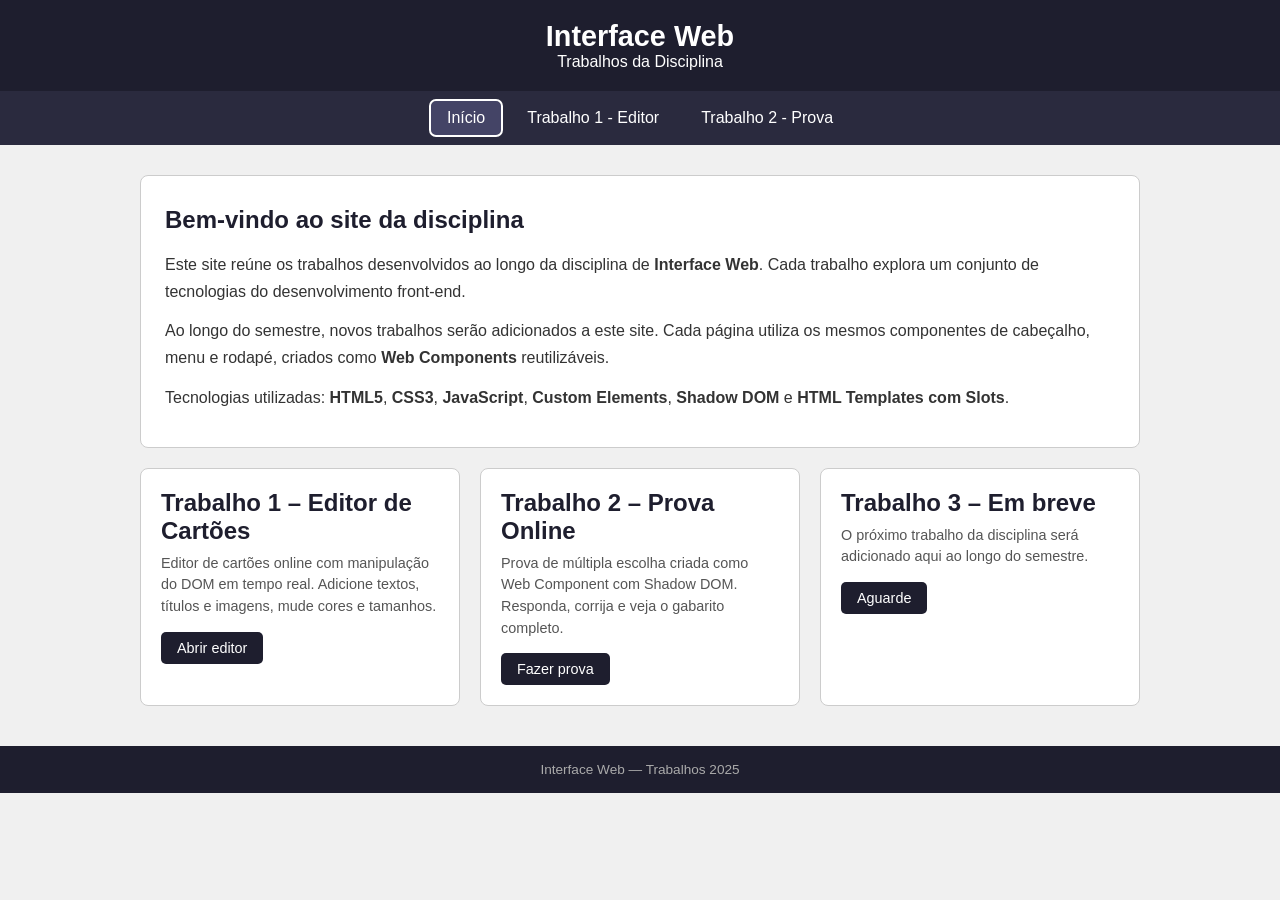
<file: index.html>
<!DOCTYPE html>
<html lang="pt-br">
<head>
    <meta charset="UTF-8">
    <meta name="viewport" content="width=device-width, initial-scale=1.0">
    <title>Interface Web - Trabalhos</title>
    <link rel="stylesheet" href="css/style.css">
</head>
<body>

    <site-header></site-header>
    <site-nav></site-nav>

    <main>
        <div class="container">

            <div class="sobre-texto">
                <h2>Bem-vindo ao site da disciplina</h2>
                <p>
                    Este site reúne os trabalhos desenvolvidos ao longo da disciplina de
                    <strong>Interface Web</strong>. Cada trabalho explora um conjunto de
                    tecnologias do desenvolvimento front-end.
                </p>
                <p>
                    Ao longo do semestre, novos trabalhos serão adicionados a este site.
                    Cada página utiliza os mesmos componentes de cabeçalho, menu e rodapé,
                    criados como <strong>Web Components</strong> reutilizáveis.
                </p>
                <p>
                    Tecnologias utilizadas: <strong>HTML5</strong>, <strong>CSS3</strong>,
                    <strong>JavaScript</strong>, <strong>Custom Elements</strong>,
                    <strong>Shadow DOM</strong> e <strong>HTML Templates com Slots</strong>.
                </p>
            </div>

            <div class="cards">

                <div class="card">
                    <h2>Trabalho 1 – Editor de Cartões</h2>
                    <p>
                        Editor de cartões online com manipulação do DOM em tempo real.
                        Adicione textos, títulos e imagens, mude cores e tamanhos.
                    </p>
                    <a href="editor.html">Abrir editor</a>
                </div>

                <div class="card">
                    <h2>Trabalho 2 – Prova Online</h2>
                    <p>
                        Prova de múltipla escolha criada como Web Component com Shadow DOM.
                        Responda, corrija e veja o gabarito completo.
                    </p>
                    <a href="prova.html">Fazer prova</a>
                </div>

                <div class="card">
                    <h2>Trabalho 3 – Em breve</h2>
                    <p>
                        O próximo trabalho da disciplina será adicionado aqui
                        ao longo do semestre.
                    </p>
                    <a href="index.html">Aguarde</a>
                </div>

            </div>

        </div>
    </main>

    <site-footer>Interface Web &mdash; Trabalhos 2025</site-footer>

    <script src="js/components.js"></script>

</body>
</html>
</file>
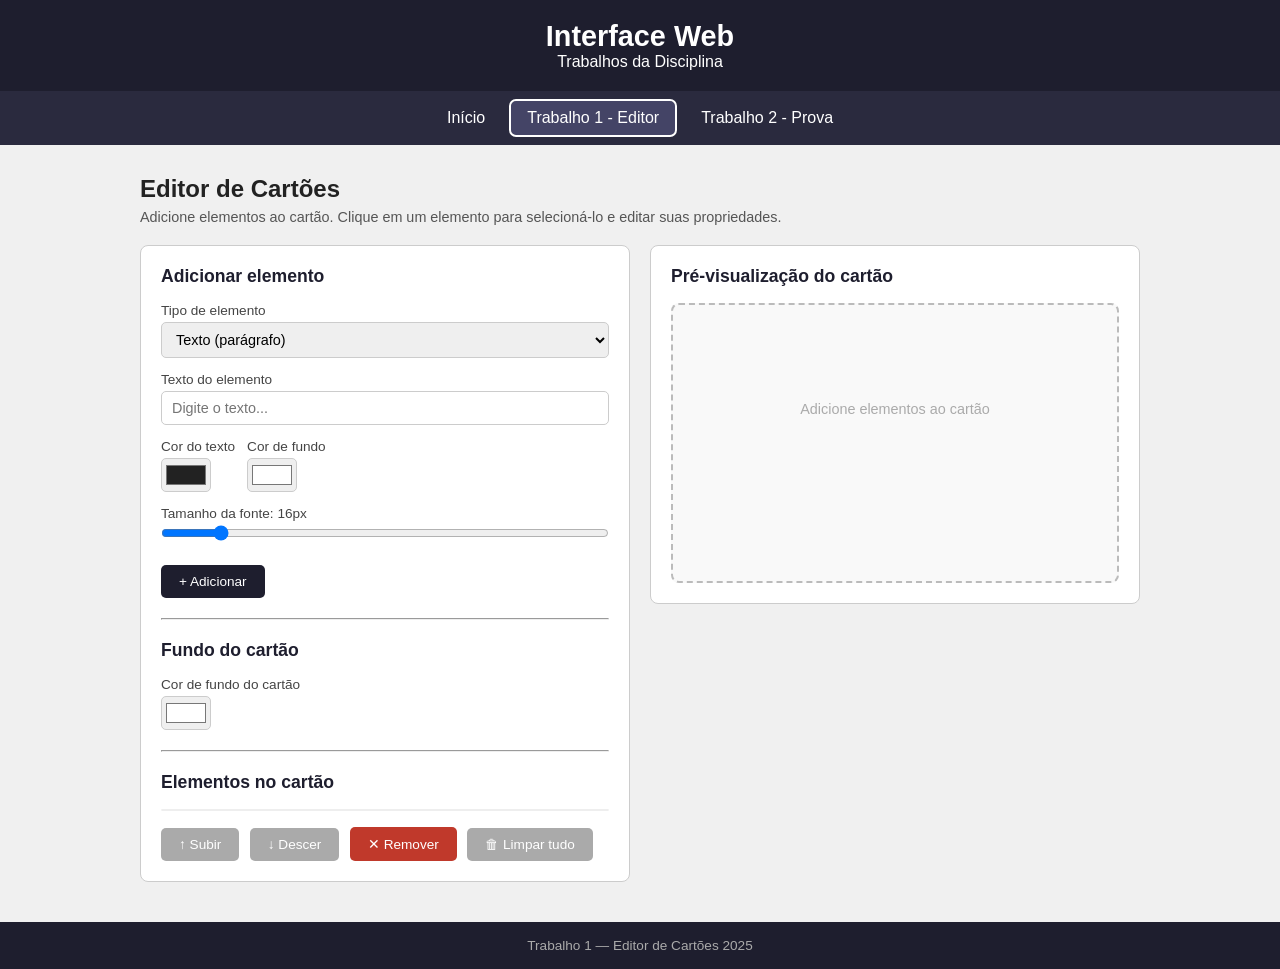
<file: editor.html>
<!DOCTYPE html>
<html lang="pt-br">
<head>
    <meta charset="UTF-8">
    <meta name="viewport" content="width=device-width, initial-scale=1.0">
    <title>Editor de Cartões - Interface Web</title>
    <link rel="stylesheet" href="css/style.css">
</head>
<body>

    <site-header></site-header>
    <site-nav></site-nav>

    <main>
        <div class="container">

            <h2 style="margin-bottom: 6px;">Editor de Cartões</h2>
            <p style="color:#555; font-size:0.9rem; margin-bottom: 20px;">
                Adicione elementos ao cartão. Clique em um elemento para selecioná-lo e editar suas propriedades.
            </p>

            <div class="editor-layout">

                <!-- PAINEL DE CONTROLES -->
                <div class="painel">
                    <h2>Adicionar elemento</h2>

                    <div class="form-grupo">
                        <label for="tipo">Tipo de elemento</label>
                        <select id="tipo">
                            <option value="p">Texto (parágrafo)</option>
                            <option value="h1">Título grande (H1)</option>
                            <option value="h2">Subtítulo (H2)</option>
                            <option value="img">Imagem (URL)</option>
                        </select>
                    </div>

                    <div class="form-grupo" id="grupo-texto">
                        <label for="texto">Texto do elemento</label>
                        <input type="text" id="texto" placeholder="Digite o texto..." maxlength="200">
                    </div>

                    <div class="form-grupo" id="grupo-img-url" style="display:none;">
                        <label for="img-url">URL da imagem</label>
                        <input type="url" id="img-url" placeholder="https://site.com/imagem.jpg">
                    </div>

                    <div class="linha">
                        <div class="form-grupo">
                            <label for="cor-texto">Cor do texto</label>
                            <input type="color" id="cor-texto" value="#222222" title="Cor do texto">
                        </div>
                        <div class="form-grupo">
                            <label for="bg-elemento">Cor de fundo</label>
                            <input type="color" id="bg-elemento" value="#ffffff" title="Cor de fundo do elemento">
                        </div>
                    </div>

                    <div class="form-grupo">
                        <label for="tamanho" id="label-tamanho">Tamanho da fonte: 16px</label>
                        <input type="range" id="tamanho" min="10" max="60" value="16" step="1">
                    </div>

                    <button id="btn-adicionar">+ Adicionar</button>

                    <hr style="margin: 20px 0; border-color: #eee;">

                    <h2>Fundo do cartão</h2>

                    <div class="form-grupo">
                        <label for="bg-cartao">Cor de fundo do cartão</label>
                        <input type="color" id="bg-cartao" value="#ffffff" title="Cor de fundo do cartão">
                    </div>

                    <hr style="margin: 20px 0; border-color: #eee;">

                    <h2>Elementos no cartão</h2>

                    <div id="lista-elementos"></div>

                    <div style="margin-top: 10px;">
                        <button id="btn-subir"   disabled>↑ Subir</button>
                        <button id="btn-descer"  disabled>↓ Descer</button>
                        <button id="btn-remover" class="vermelho" disabled>✕ Remover</button>
                        <button id="btn-limpar"  disabled>🗑 Limpar tudo</button>
                    </div>
                </div>

                <!-- CARTÃO DE PRÉ-VISUALIZAÇÃO -->
                <div class="painel">
                    <h2>Pré-visualização do cartão</h2>
                    <div id="cartao">
                        <p id="aviso-vazio" style="color:#aaa; text-align:center; margin-top:80px; font-size:0.9rem;">
                            Adicione elementos ao cartão
                        </p>
                    </div>
                </div>

            </div>

        </div>
    </main>

    <site-footer>Trabalho 1 &mdash; Editor de Cartões 2025</site-footer>

    <script src="js/components.js"></script>
    <script src="js/editor.js"></script>

</body>
</html>
</file>
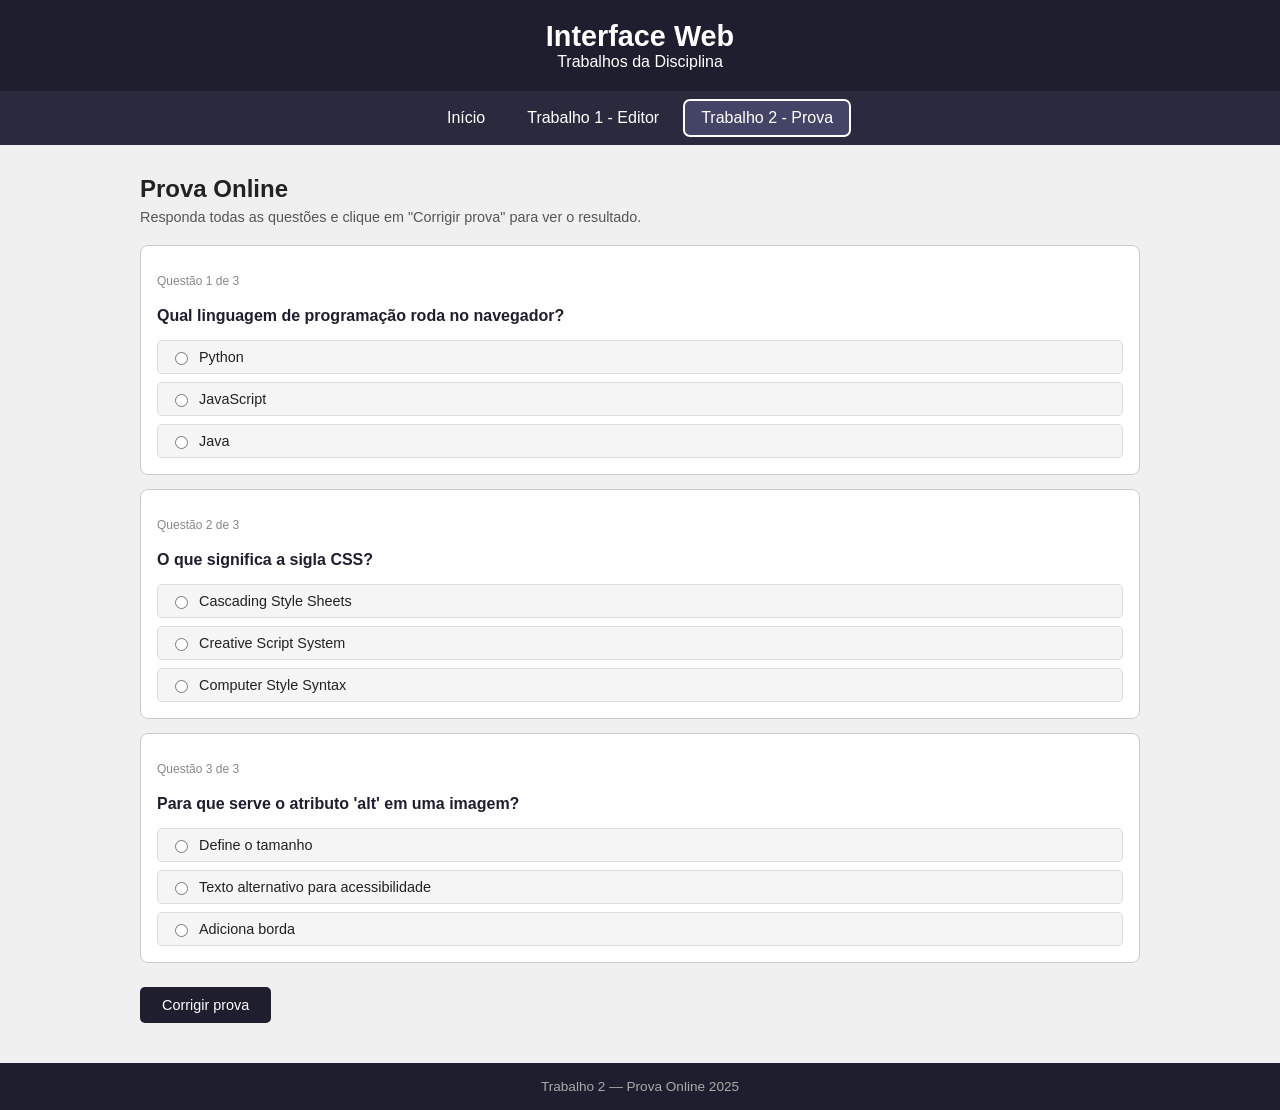
<file: prova.html>
<!DOCTYPE html>
<html lang="pt-br">
<head>
    <meta charset="UTF-8">
    <meta name="viewport" content="width=device-width, initial-scale=1.0">
    <title>Prova Online - Interface Web</title>
    <link rel="stylesheet" href="css/style.css">
</head>
<body>

    <site-header></site-header>
    <site-nav></site-nav>

    <main>
        <div class="container">

            <h2 style="margin-bottom: 6px;">Prova Online</h2>
            <p style="color:#555; font-size:0.9rem; margin-bottom: 20px;">
                Responda todas as questões e clique em "Corrigir prova" para ver o resultado.
            </p>

            <!-- Web Component da prova -->
            <my-prova></my-prova>

        </div>
    </main>

    <site-footer>Trabalho 2 &mdash; Prova Online 2025</site-footer>

    <script src="js/components.js"></script>
    <script src="js/questoes.js"></script>
    <script src="js/prova.js"></script>

</body>
</html>
</file>
<file: css/style.css>
* {
    margin: 0;
    padding: 0;
    box-sizing: border-box;
    font-family: Arial, sans-serif;
}

body {
    background: #f0f0f0;
    color: #222;
}

/* HEADER */
header {
    background: #1e1e2e;
    color: white;
    padding: 20px;
    text-align: center;
}

header h1 {
    font-size: 1.8rem;
}

/* NAV */
nav {
    background: #2a2a3e;
    display: flex;
    justify-content: center;
    gap: 10px;
    padding: 10px;
    flex-wrap: wrap;
}

nav a {
    color: white;
    text-decoration: none;
    padding: 8px 16px;
    border-radius: 5px;
}

nav a:hover {
    background: #444466;
}

/* FOOTER */
footer {
    background: #1e1e2e;
    color: #aaa;
    text-align: center;
    padding: 16px;
    margin-top: 40px;
    font-size: 0.85rem;
}

/* CONTAINER PRINCIPAL */
.container {
    width: 90%;
    max-width: 1000px;
    margin: 30px auto;
}

/* PÁGINA INICIAL - cards dos trabalhos */
.cards {
    display: flex;
    gap: 20px;
    flex-wrap: wrap;
    margin-top: 20px;
}

.card {
    background: white;
    border: 1px solid #ccc;
    border-radius: 8px;
    padding: 20px;
    flex: 1;
    min-width: 220px;
}

.card h2 {
    margin-bottom: 8px;
    color: #1e1e2e;
}

.card p {
    color: #555;
    margin-bottom: 14px;
    font-size: 0.9rem;
    line-height: 1.5;
}

.card a {
    display: inline-block;
    background: #1e1e2e;
    color: white;
    padding: 8px 16px;
    border-radius: 5px;
    text-decoration: none;
    font-size: 0.9rem;
}

.card a:hover {
    background: #444466;
}

/* SOBRE O SITE - texto explicativo */
.sobre-texto {
    background: white;
    border: 1px solid #ccc;
    border-radius: 8px;
    padding: 24px;
    margin-top: 20px;
    line-height: 1.7;
    color: #333;
}

.sobre-texto h2 {
    color: #1e1e2e;
    margin-bottom: 10px;
}

.sobre-texto p {
    margin-bottom: 12px;
}

/* EDITOR - layout lado a lado */
.editor-layout {
    display: flex;
    gap: 20px;
    flex-wrap: wrap;
    align-items: flex-start;
    margin-top: 20px;
}

.painel {
    background: white;
    border: 1px solid #ccc;
    border-radius: 8px;
    padding: 20px;
    flex: 1;
    min-width: 260px;
}

.painel h2 {
    font-size: 1.1rem;
    margin-bottom: 16px;
    color: #1e1e2e;
}

/* Formulário do editor */
.form-grupo {
    margin-bottom: 14px;
}

.form-grupo label {
    display: block;
    font-size: 0.85rem;
    margin-bottom: 4px;
    color: #444;
}

.form-grupo input[type="text"],
.form-grupo input[type="url"],
.form-grupo select {
    width: 100%;
    padding: 8px 10px;
    border: 1px solid #ccc;
    border-radius: 5px;
    font-size: 0.9rem;
}

.form-grupo input[type="color"] {
    width: 50px;
    height: 34px;
    border: 1px solid #ccc;
    border-radius: 5px;
    cursor: pointer;
    padding: 2px;
}

.form-grupo input[type="range"] {
    width: 100%;
}

.linha {
    display: flex;
    gap: 12px;
    align-items: flex-end;
}

/* Botões */
button {
    padding: 9px 18px;
    background: #1e1e2e;
    border: none;
    color: white;
    cursor: pointer;
    border-radius: 5px;
    font-size: 0.85rem;
    margin-right: 6px;
    margin-top: 6px;
}

button:hover {
    background: #444466;
}

button:disabled {
    background: #aaa;
    cursor: not-allowed;
}

button.vermelho {
    background: #c0392b;
}

button.vermelho:hover {
    background: #922b21;
}

/* Cartão de pré-visualização */
#cartao {
    min-height: 280px;
    background: #f9f9f9;
    border: 2px dashed #bbb;
    border-radius: 8px;
    padding: 16px;
    overflow: hidden;
}

.elemento-cartao {
    padding: 6px 10px;
    margin: 4px 0;
    border-radius: 4px;
    word-break: break-word;
    cursor: pointer;
    border: 2px solid transparent;
}

.elemento-cartao:hover {
    border-color: #aaa;
}

.elemento-cartao.selecionado {
    border-color: #1e1e2e;
}

.img-cartao {
    max-width: 100%;
    max-height: 160px;
    object-fit: contain;
    display: block;
    border-radius: 4px;
}

#aviso-vazio {
    color: #aaa;
    text-align: center;
    margin-top: 80px;
    font-size: 0.9rem;
}

/* Lista de elementos */
#lista-elementos {
    margin-top: 10px;
    border: 1px solid #eee;
    border-radius: 5px;
    max-height: 160px;
    overflow-y: auto;
}

.item-lista {
    padding: 7px 10px;
    font-size: 0.82rem;
    cursor: pointer;
    border-bottom: 1px solid #f0f0f0;
    color: #333;
}

.item-lista:hover {
    background: #f5f5ff;
}

.item-lista.selecionado {
    background: #e8e8ff;
    font-weight: bold;
}

/* Responsivo */
@media (max-width: 600px) {
    .editor-layout {
        flex-direction: column;
    }
    .cards {
        flex-direction: column;
    }
}
</file>
